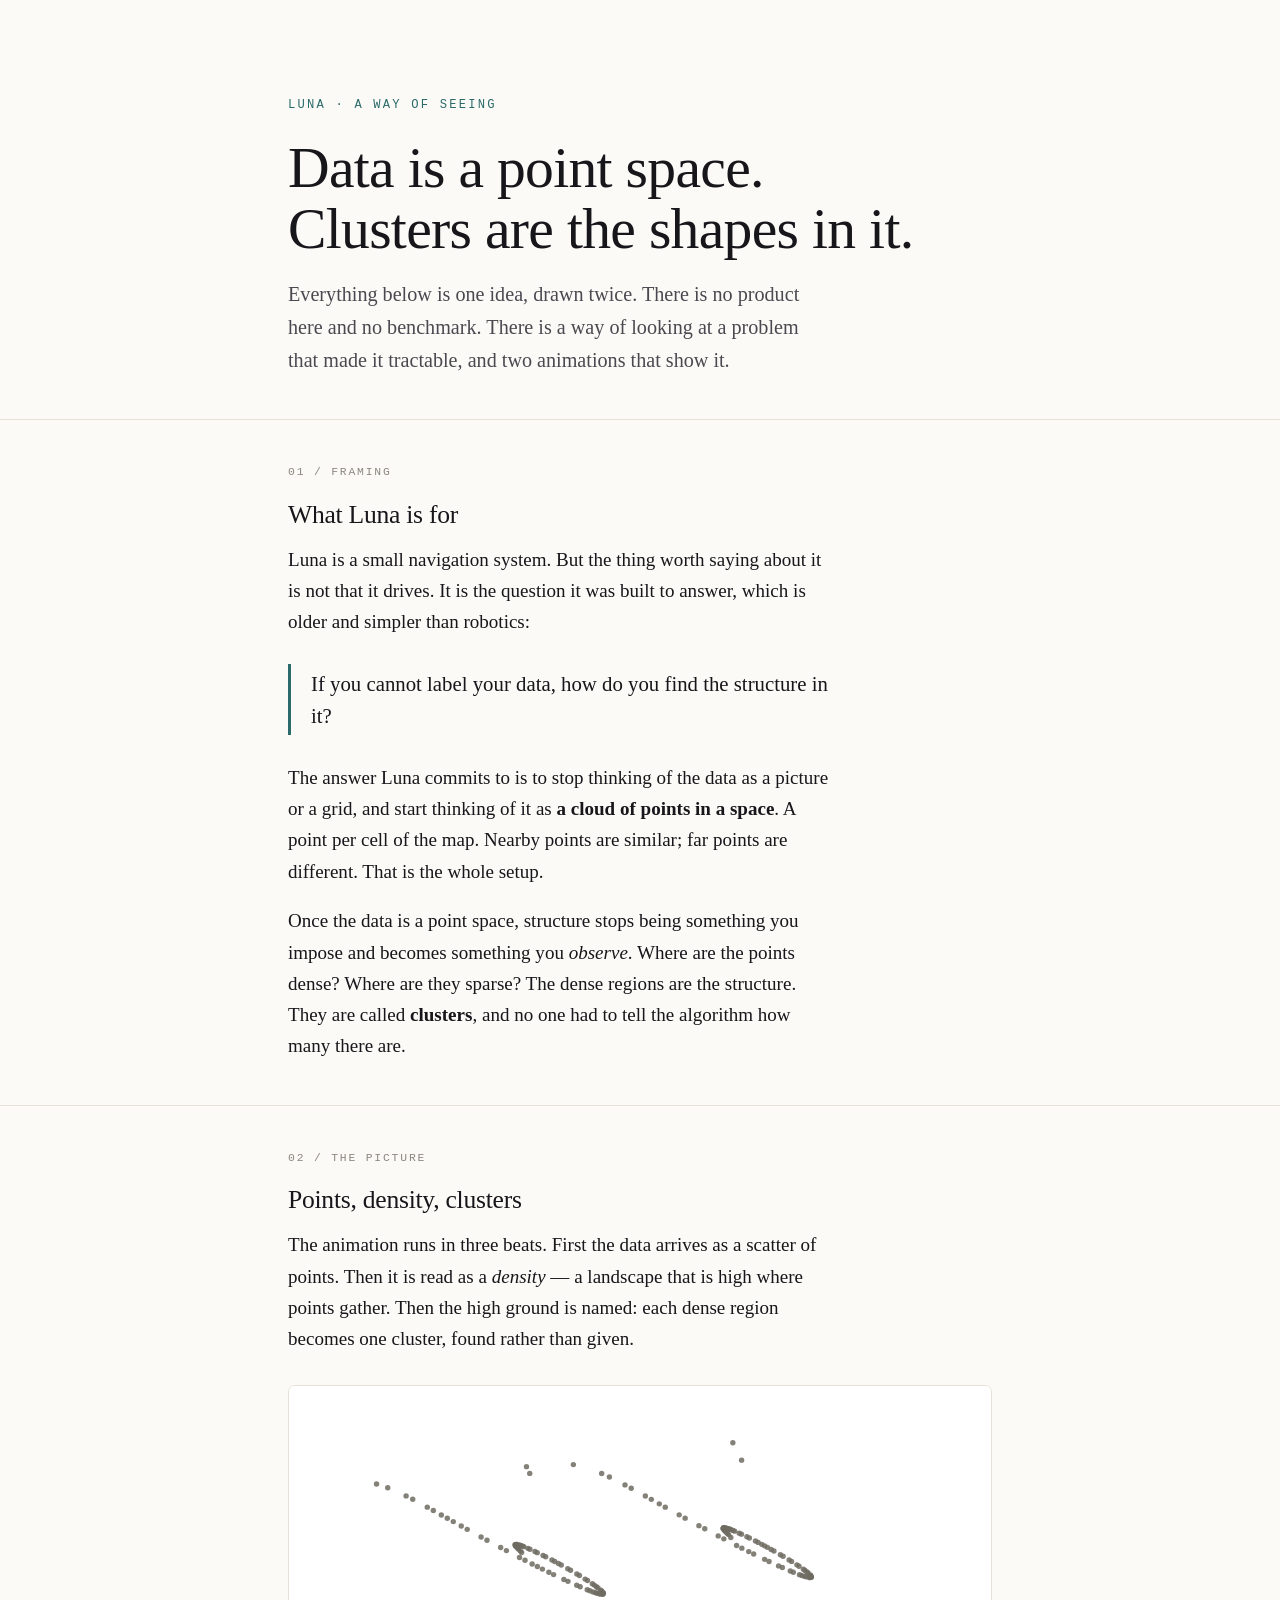
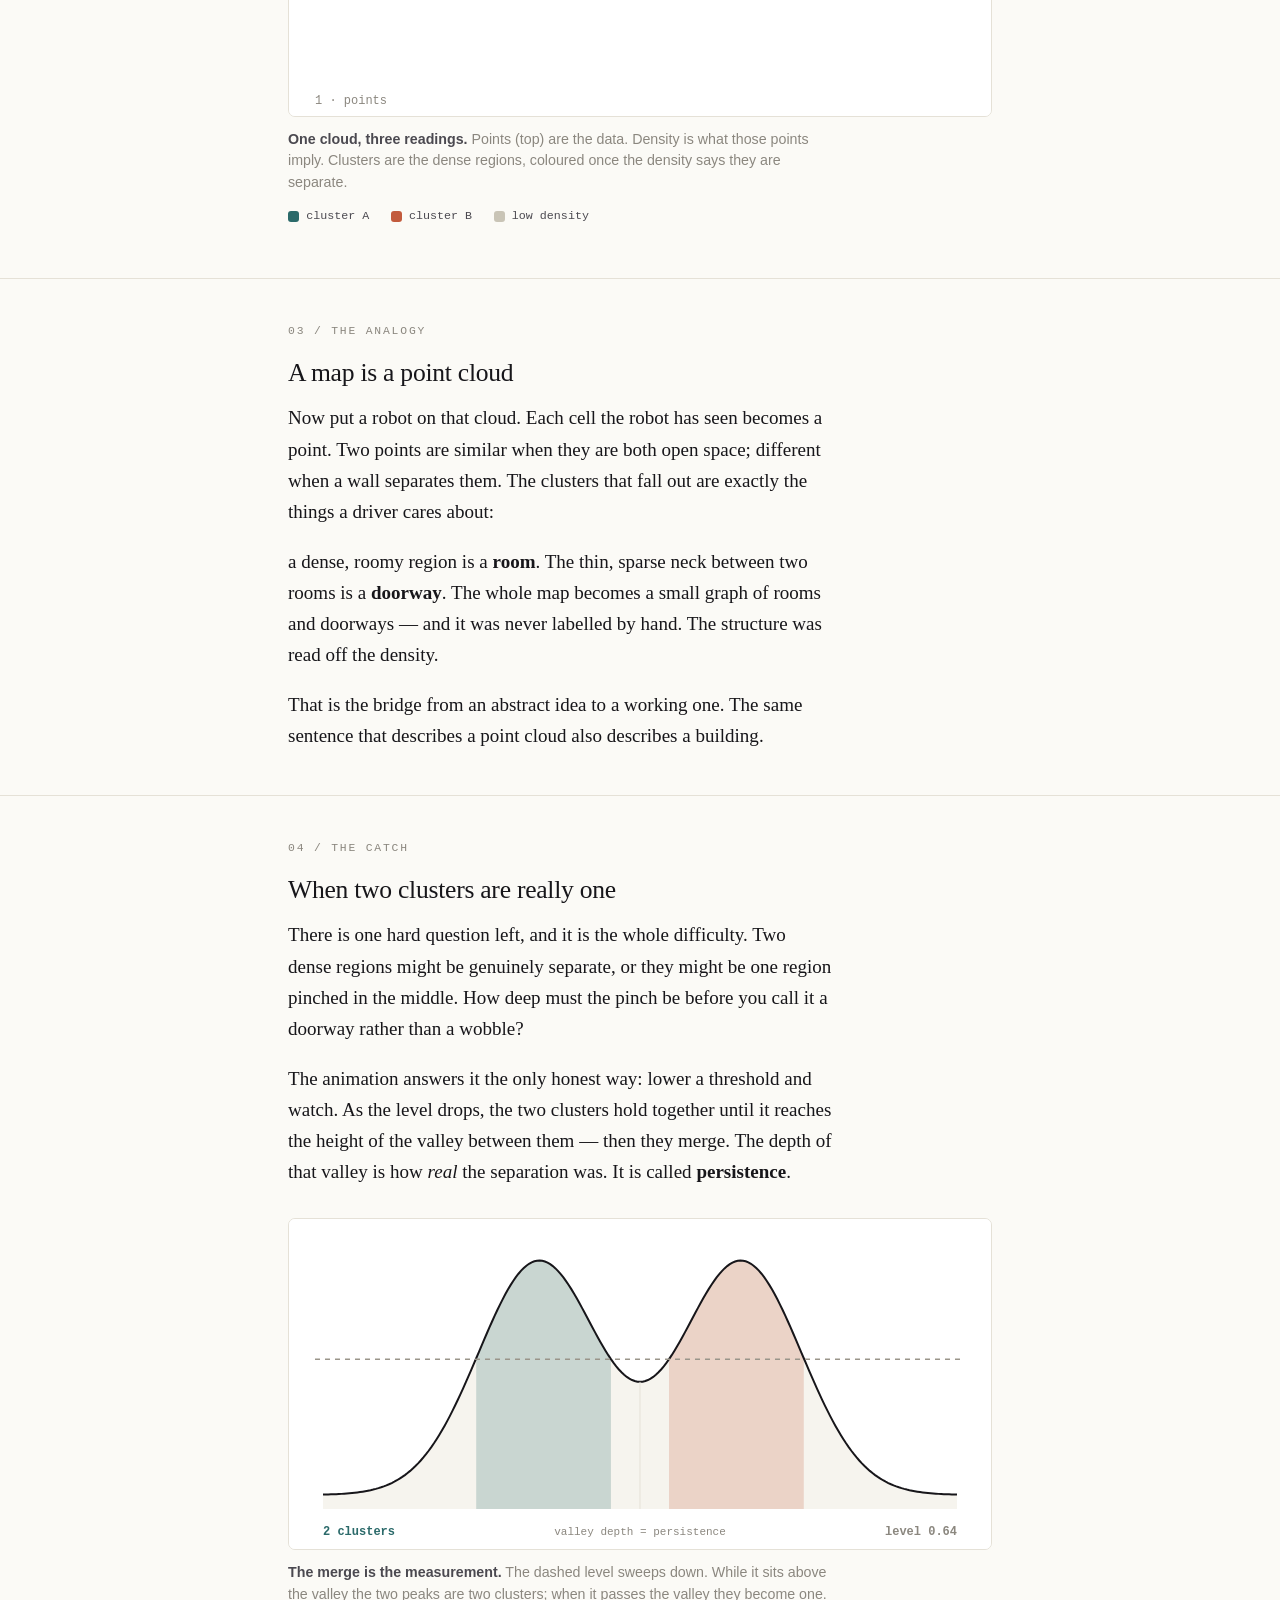
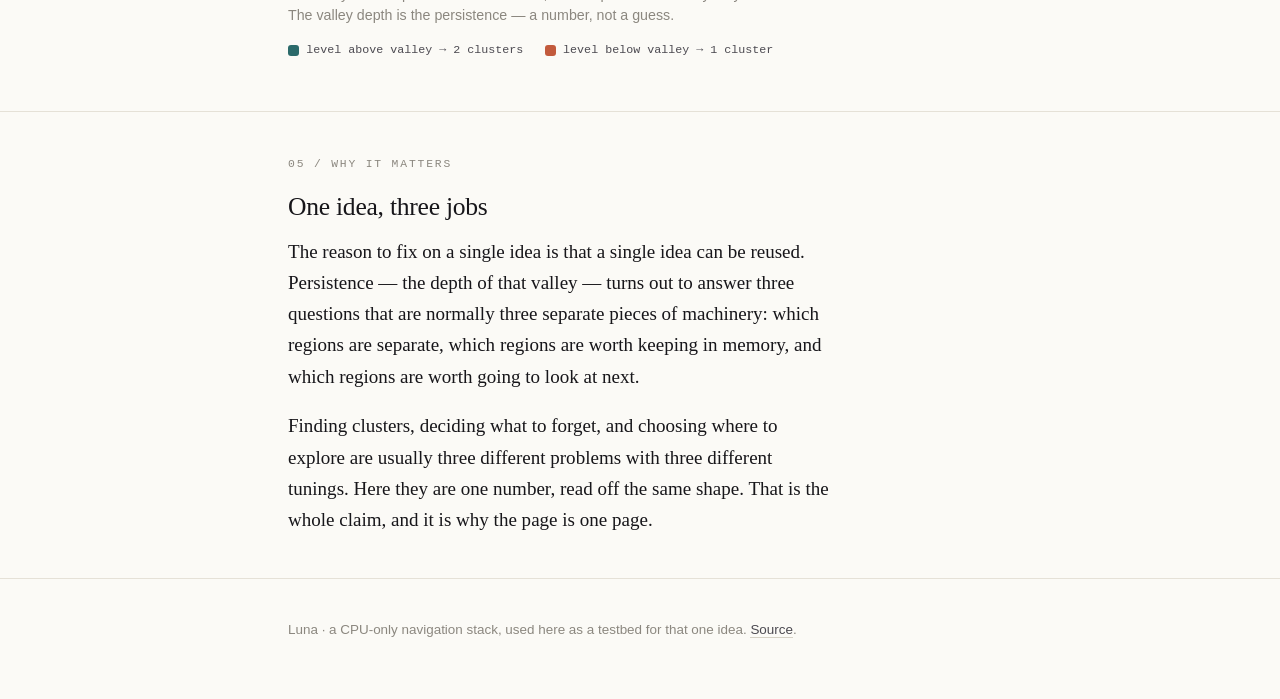
<file: index.html>
<!DOCTYPE html>
<html lang="en">
<head>
<meta charset="utf-8">
<meta name="viewport" content="width=device-width, initial-scale=1">
<title>Luna — data as a point space, and clusters</title>
<meta name="description" content="One idea, shown with two animations: data is a point space, and clusters are the shapes in it. What Luna is for.">
<meta name="color-scheme" content="light">
<style>
  /* Inlined critical style so the page paints immediately; the rest is style.css. */
  body { margin:0; background:#fbfaf6; color:#17161a;
         font-family:"Iowan Old Style","Palatino Linotype",Palatino,Georgia,serif; }
</style>
<link rel="stylesheet" href="style.css">
</head>
<body>

<header class="hero">
  <div class="wrap">
    <p class="kicker">Luna · a way of seeing</p>
    <h1>Data is a point space.<br>Clusters are the shapes in it.</h1>
    <p class="lede">
      Everything below is one idea, drawn twice. There is no product here and no
      benchmark. There is a way of looking at a problem that made it tractable,
      and two animations that show it.
    </p>
  </div>
</header>

<main>

  <!-- ============================ FRAMING ============================ -->
  <section>
    <div class="wrap">
      <p class="sec-kicker">01 / Framing</p>
      <h2>What Luna is for</h2>

      <p>
        Luna is a small navigation system. But the thing worth saying about it is
        not that it drives. It is the question it was built to answer, which is
        older and simpler than robotics:
      </p>

      <p class="pull">
        If you cannot label your data, how do you find the structure in it?
      </p>

      <p>
        The answer Luna commits to is to stop thinking of the data as a picture
        or a grid, and start thinking of it as <strong>a cloud of points in a
        space</strong>. A point per cell of the map. Nearby points are similar;
        far points are different. That is the whole setup.
      </p>

      <p>
        Once the data is a point space, structure stops being something you
        impose and becomes something you <em>observe</em>. Where are the points
        dense? Where are they sparse? The dense regions are the structure. They
        are called <strong>clusters</strong>, and no one had to tell the
        algorithm how many there are.
      </p>
    </div>
  </section>

  <!-- ============================ ANIMATION 1 ============================ -->
  <section>
    <div class="wrap">
      <p class="sec-kicker">02 / The picture</p>
      <h2>Points, density, clusters</h2>

      <p>
        The animation runs in three beats. First the data arrives as a scatter of
        points. Then it is read as a <em>density</em> — a landscape that is high
        where points gather. Then the high ground is named: each dense region
        becomes one cluster, found rather than given.
      </p>

      <figure class="anim">
        <div class="canvas-box"><canvas id="c-points" aria-label="Animated diagram: a point cloud resolving into density and then into two clusters"></canvas></div>
        <figcaption>
          <b>One cloud, three readings.</b> Points (top) are the data. Density is
          what those points imply. Clusters are the dense regions, coloured once
          the density says they are separate.
        </figcaption>
        <div class="legend">
          <span><i class="swatch" style="background:#2b6a6a"></i> cluster A</span>
          <span><i class="swatch" style="background:#c25a3c"></i> cluster B</span>
          <span><i class="swatch" style="background:#c9c4b6"></i> low density</span>
        </div>
      </figure>
    </div>
  </section>

  <!-- ============================ ANALOGY ============================ -->
  <section>
    <div class="wrap">
      <p class="sec-kicker">03 / The analogy</p>
      <h2>A map is a point cloud</h2>

      <p>
        Now put a robot on that cloud. Each cell the robot has seen becomes a
        point. Two points are similar when they are both open space; different
        when a wall separates them. The clusters that fall out are exactly the
        things a driver cares about:
      </p>

      <p>
        a dense, roomy region is a <strong>room</strong>. The thin, sparse neck
        between two rooms is a <strong>doorway</strong>. The whole map becomes a
        small graph of rooms and doorways — and it was never labelled by hand.
        The structure was read off the density.
      </p>

      <p>
        That is the bridge from an abstract idea to a working one. The same
        sentence that describes a point cloud also describes a building.
      </p>
    </div>
  </section>

  <!-- ============================ ANIMATION 2 ============================ -->
  <section>
    <div class="wrap">
      <p class="sec-kicker">04 / The catch</p>
      <h2>When two clusters are really one</h2>

      <p>
        There is one hard question left, and it is the whole difficulty. Two
        dense regions might be genuinely separate, or they might be one region
        pinched in the middle. How deep must the pinch be before you call it a
        doorway rather than a wobble?
      </p>

      <p>
        The animation answers it the only honest way: lower a threshold and
        watch. As the level drops, the two clusters hold together until it
        reaches the height of the valley between them — then they merge. The
        depth of that valley is how <em>real</em> the separation was. It is
        called <strong>persistence</strong>.
      </p>

      <figure class="anim">
        <div class="canvas-box"><canvas id="c-merge" aria-label="Animated diagram: two density peaks merging as a threshold descends past the valley between them"></canvas></div>
        <figcaption>
          <b>The merge is the measurement.</b> The dashed level sweeps down. While
          it sits above the valley the two peaks are two clusters; when it passes
          the valley they become one. The valley depth is the persistence — a
          number, not a guess.
        </figcaption>
        <div class="legend">
          <span><i class="swatch" style="background:#2b6a6a"></i> level above valley → 2 clusters</span>
          <span><i class="swatch" style="background:#c25a3c"></i> level below valley → 1 cluster</span>
        </div>
      </figure>
    </div>
  </section>

  <!-- ============================ CLOSE ============================ -->
  <section>
    <div class="wrap">
      <p class="sec-kicker">05 / Why it matters</p>
      <h2>One idea, three jobs</h2>

      <p>
        The reason to fix on a single idea is that a single idea can be reused.
        Persistence — the depth of that valley — turns out to answer three
        questions that are normally three separate pieces of machinery: which
        regions are separate, which regions are worth keeping in memory, and
        which regions are worth going to look at next.
      </p>

      <p>
        Finding clusters, deciding what to forget, and choosing where to explore
        are usually three different problems with three different tunings. Here
        they are one number, read off the same shape. That is the whole claim,
        and it is why the page is one page.
      </p>
    </div>
  </section>

</main>

<footer>
  <div class="wrap">
    <p>
      Luna · a CPU-only navigation stack, used here as a testbed for that one
      idea. <a href="https://github.com/vrindasaluja18/luna">Source</a>.
    </p>
  </div>
</footer>

<script src="flow.js"></script>
</body>
</html>
</file>
<file: style.css>
/* Luna — one page about one idea: data as a point space, and clusters.
   Light paper, system fonts, no external requests. Readable first. */

:root {
  --paper:    #fbfaf6;
  --paper-2:  #f2f0e9;
  --ink:      #17161a;
  --ink-2:    #4b4950;
  --mute:     #8b877f;
  --rule:     #e5e1d7;
  --rule-2:   #d5d1c5;
  --accent:   #2b6a6a;   /* teal   — density, clusters */
  --accent-2: #c25a3c;   /* clay   — the merge event */
  --serif: "Iowan Old Style", "Palatino Linotype", Palatino, Georgia, "Times New Roman", serif;
  --sans: -apple-system, BlinkMacSystemFont, "Segoe UI", Roboto, Helvetica, Arial, sans-serif;
  --mono: ui-monospace, "SFMono-Regular", Menlo, Consolas, monospace;
  --measure: 34rem;
}

* { box-sizing: border-box; }
html { -webkit-text-size-adjust: 100%; }

body {
  margin: 0;
  background: var(--paper);
  color: var(--ink);
  font-family: var(--serif);
  font-size: 1.19rem;
  line-height: 1.64;
  -webkit-font-smoothing: antialiased;
}

.wrap { max-width: 47rem; margin: 0 auto; padding: 0 1.5rem; }

/* ---------- hero ---------- */

.hero { padding: 6rem 0 2.6rem; }
.hero .kicker {
  font-family: var(--mono); font-size: .76rem; letter-spacing: .18em;
  text-transform: uppercase; color: var(--accent); margin: 0 0 1.3rem;
}
.hero h1 {
  font-size: clamp(2.2rem, 6.4vw, 3.6rem); line-height: 1.06;
  font-weight: 400; letter-spacing: -.012em; margin: 0 0 1.2rem;
}
.hero .lede { font-size: 1.26rem; color: var(--ink-2); max-width: var(--measure); margin: 0; }

/* ---------- sections ---------- */

section { padding: 2.7rem 0; border-top: 1px solid var(--rule); }

h2 { font-size: 1.6rem; font-weight: 400; letter-spacing: -.01em; margin: 0 0 .5rem; }
.sec-kicker {
  font-family: var(--mono); font-size: .71rem; letter-spacing: .16em;
  text-transform: uppercase; color: var(--mute); margin: 0 0 .75rem;
}

p { margin: 0 0 1.15rem; max-width: var(--measure); }
p:last-child { margin-bottom: 0; }
strong { font-weight: 600; }

a { color: var(--accent); text-decoration: none; border-bottom: 1px solid var(--rule-2); }
a:hover { border-bottom-color: var(--accent); }

/* ---------- animation ---------- */

figure.anim { margin: 1.9rem 0 .5rem; }

.canvas-box {
  position: relative; border: 1px solid var(--rule); border-radius: 7px;
  background: #fff; overflow: hidden;
}
.canvas-box canvas { display: block; width: 100%; height: 330px; }

figcaption {
  font-family: var(--sans); font-size: .89rem; line-height: 1.52;
  color: var(--mute); margin-top: .75rem; max-width: var(--measure);
}
figcaption b { color: var(--ink-2); font-weight: 600; }

.legend {
  display: flex; flex-wrap: wrap; gap: .5rem 1.35rem;
  font-family: var(--mono); font-size: .73rem; color: var(--ink-2); margin-top: .85rem;
}
.legend span { display: inline-flex; align-items: center; gap: .45rem; }
.swatch { width: 11px; height: 11px; border-radius: 3px; display: inline-block; }

/* ---------- pull quote ---------- */

.pull {
  border-left: 3px solid var(--accent); padding: .25rem 0 .25rem 1.25rem;
  margin: 1.7rem 0; font-size: 1.3rem; line-height: 1.5;
  max-width: var(--measure);
}

/* ---------- footer ---------- */

footer {
  padding: 2.5rem 0 3.6rem; font-family: var(--sans); font-size: .84rem;
  color: var(--mute); border-top: 1px solid var(--rule);
}
footer a { color: var(--ink-2); }

@media (prefers-reduced-motion: reduce) {
  .canvas-box canvas { height: 310px; }
}
</file>
